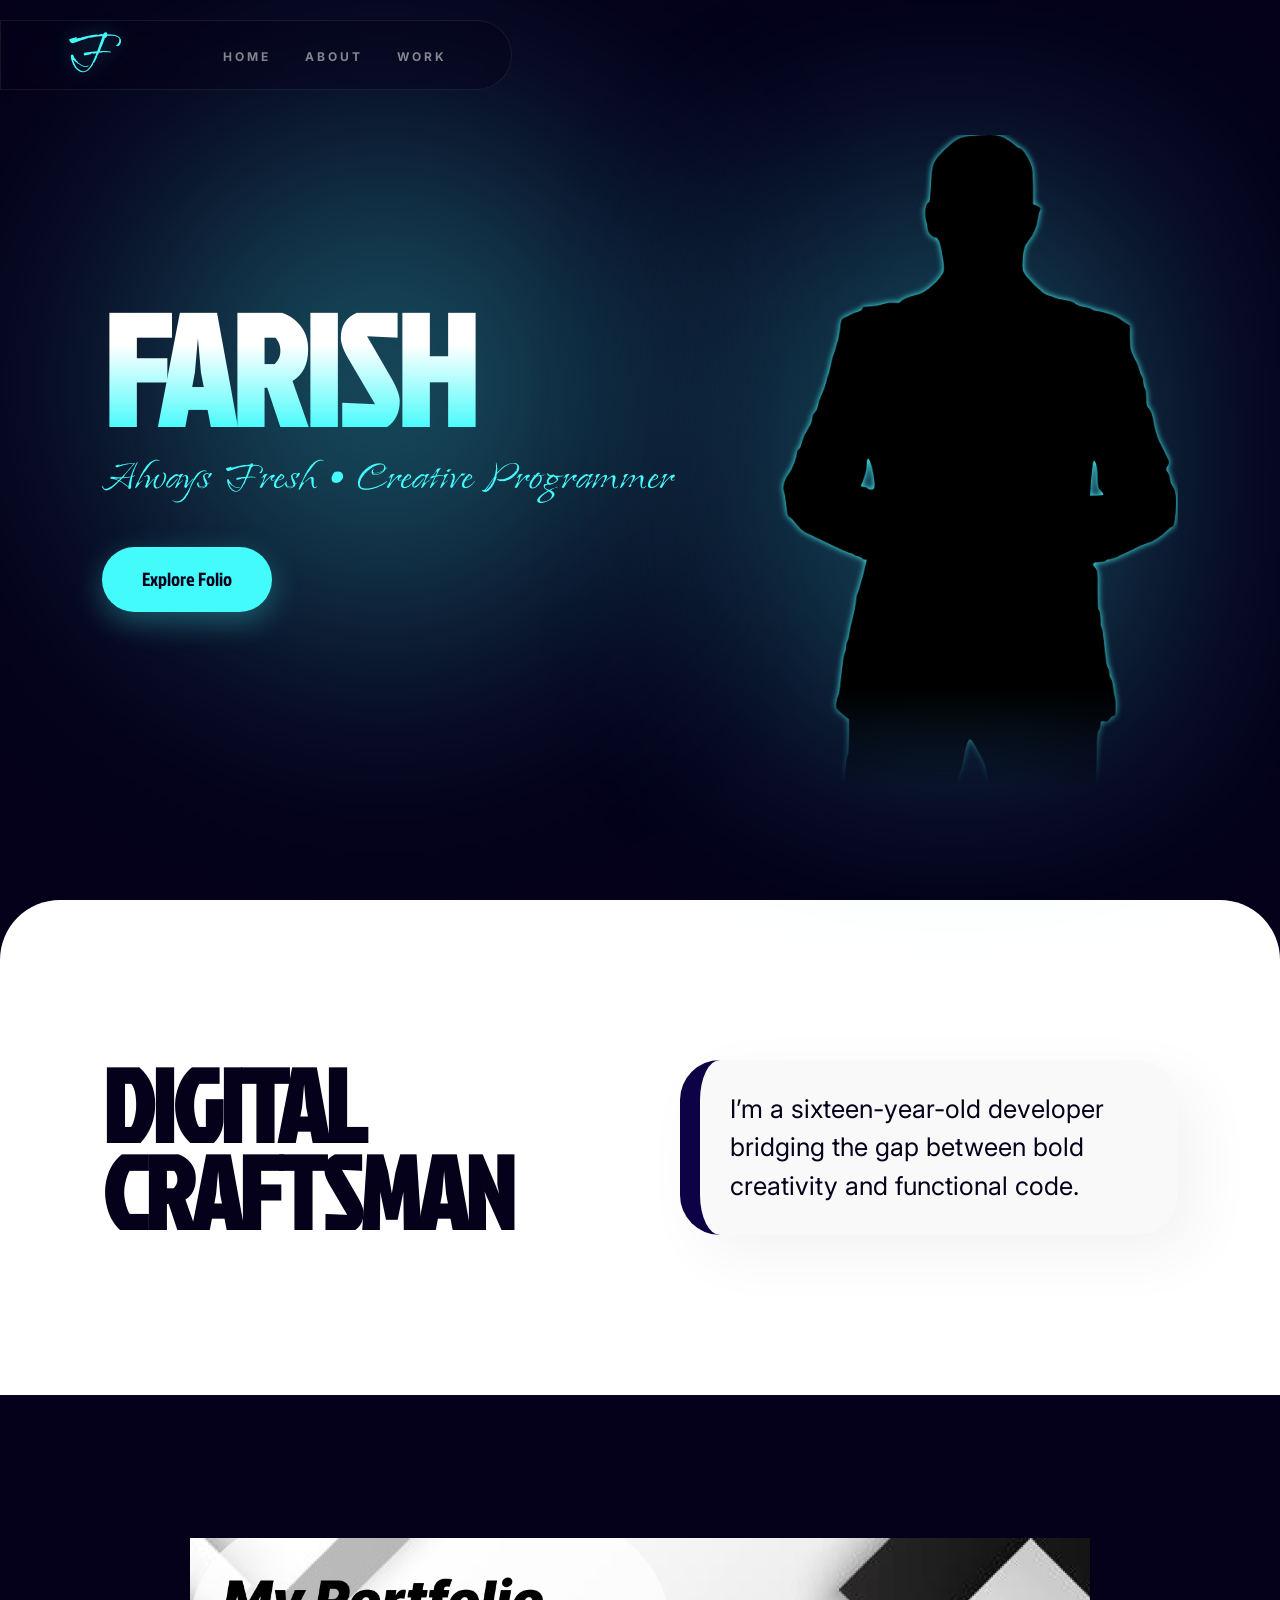
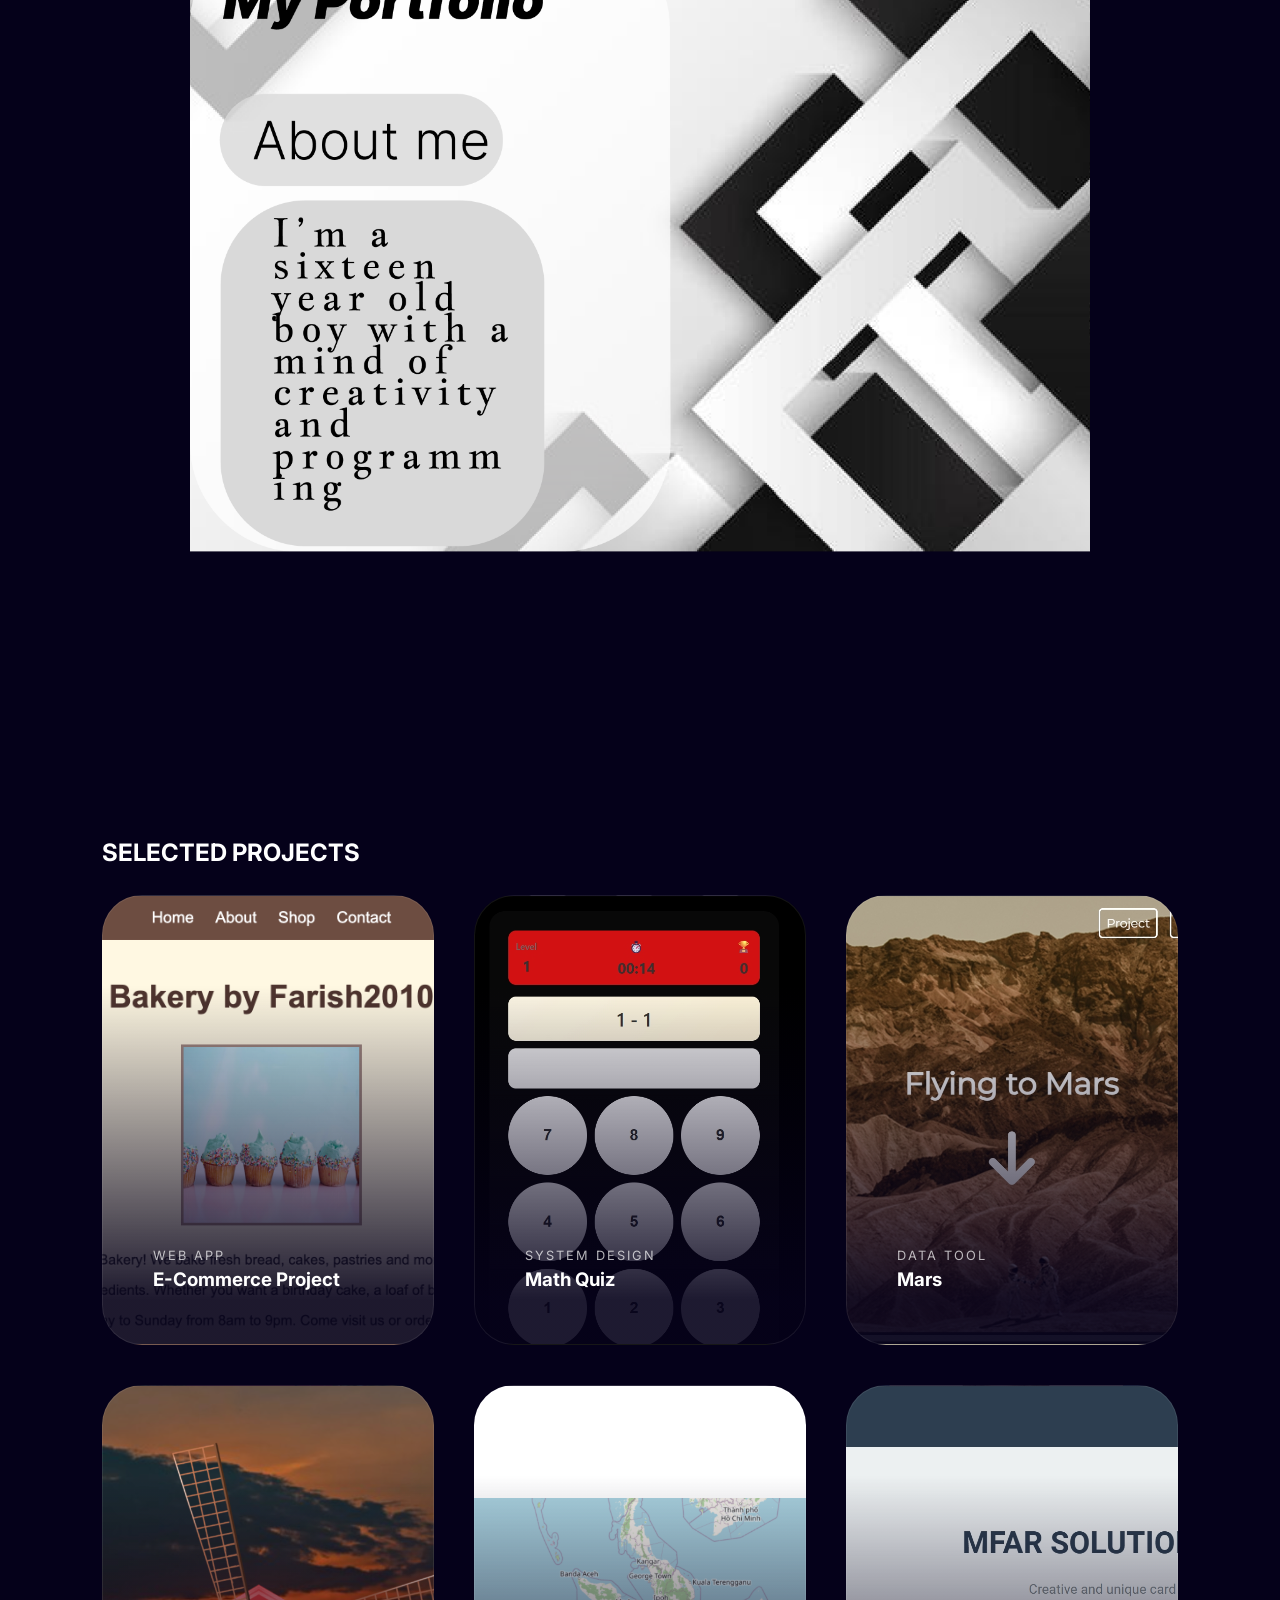
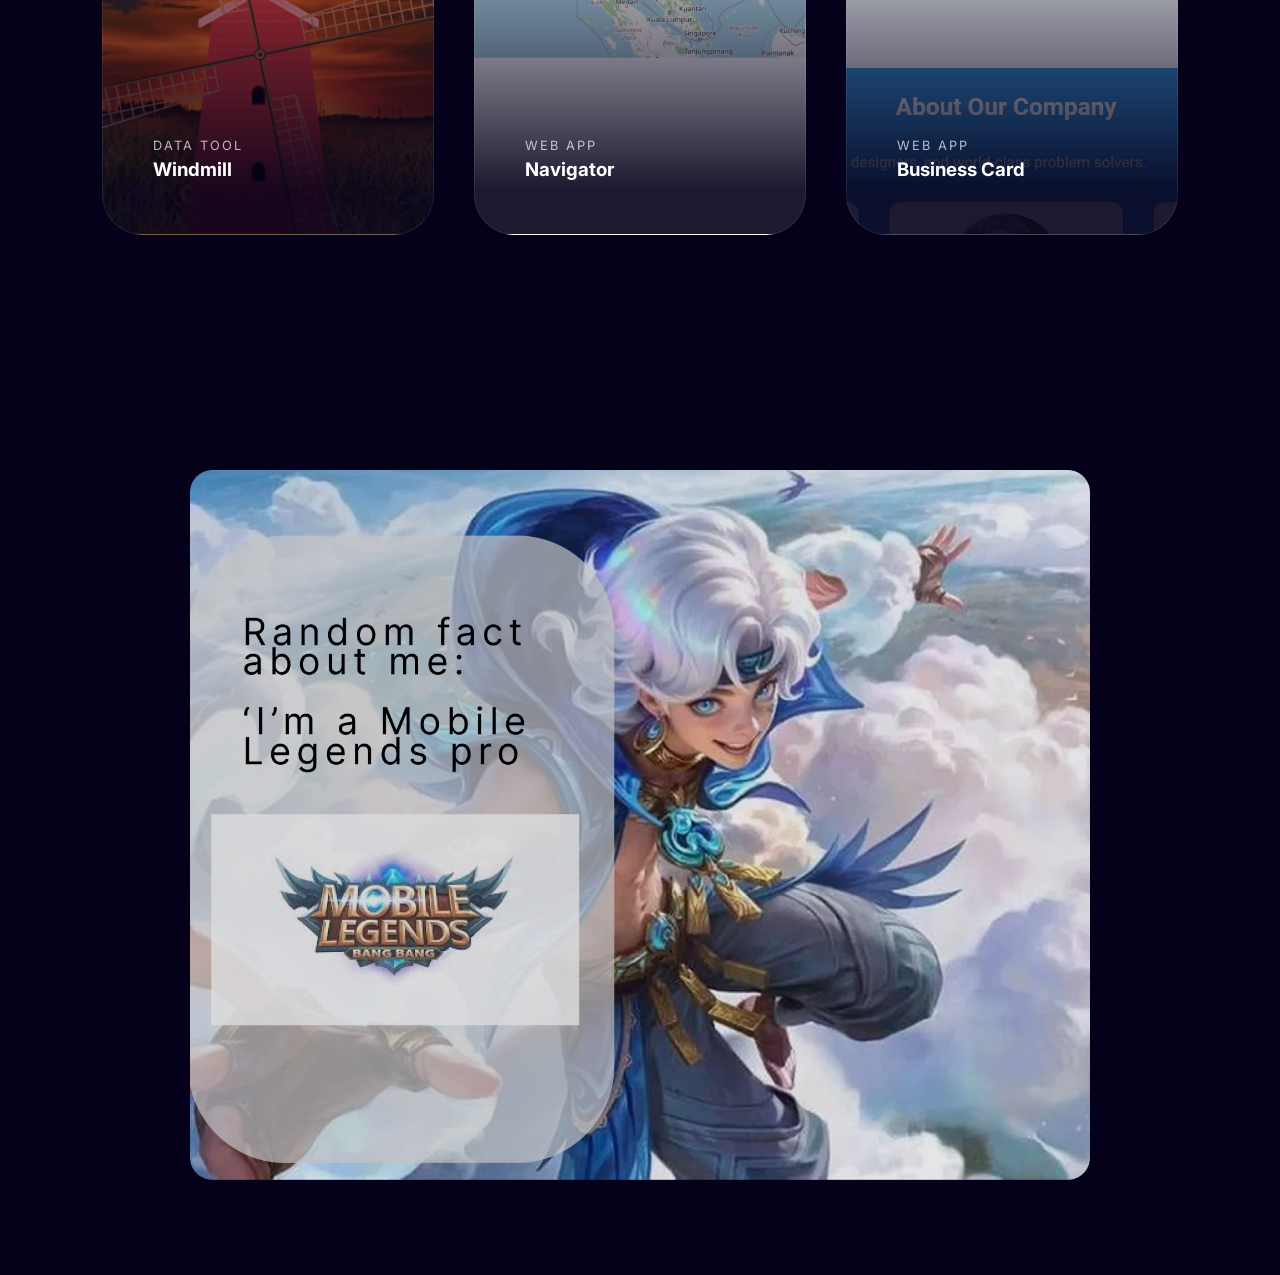
<file: farish/index.html>
<!DOCTYPE html>
<html lang="en">
<head>
    <meta charset="UTF-8">
    <meta name="viewport" content="width=device-width, initial-scale=1.0">
    <title>Farish | Creative Programmer</title>
    <link rel="stylesheet" href="static/style.css">
    <link href="https://fonts.googleapis.com/css2?family=Inter:wght@300;400;700;900&family=Island+Moments&family=Jockey+One&display=swap" rel="stylesheet">
</head>
<body>

    <div class="cursor-follower"></div>
    <div class="blob"></div>

    <header>
        <a href="#" class="logo">F</a>
        <nav>
            <a href="#home" class="nav-link">Home</a>
            <a href="#about" class="nav-link">About</a>
            <a href="#projects" class="nav-link">Work</a>
        </nav>
    </header>

    <section class="hero" id="home">
        <div class="hero-content">
            <h1 class="reveal-text">FARISH</h1>
            <p>Always Fresh • Creative Programmer</p>
            <a href="#projects" class="btn-folio">Explore Folio</a>
        </div>
        
        <div class="hero-image-container">
            <img src="assets/profile.jpeg" alt="Profile" class="img-profile">
            <img src="assets/silhouette.png" alt="Silhouette" class="img-silhouette">
            <div class="hover-hint">Hover to Reveal</div>
        </div>
    </section>

    <section class="about" id="about">
        <div class="about-container">
            <h2 class="about-title">DIGITAL<br>CRAFTSMAN</h2>
            <div class="about-card">
                <p>I’m a sixteen-year-old developer bridging the gap between <span class="highlight">bold creativity</span> and <span class="highlight">functional code</span>.</p>
            </div>
        </div>
    </section>

    <div class="img-break">
        <img src="assets/intro.png" alt="Intro Visual" class="scroll-zoom">
    </div>

    <section class="projects" id="projects">
        <h2 class="section-header">SELECTED PROJECTS</h2>
        <div class="grid" id="project-grid">
            <!-- Projects injected by script.js -->
        </div>
    </section>

    <div class="img-break">
        <img src="assets/fact.png" alt="Fact Image" class="scroll-reveal-img">
    </div>

    <script src="static/script.js"></script>
</body>
</html>
</file>
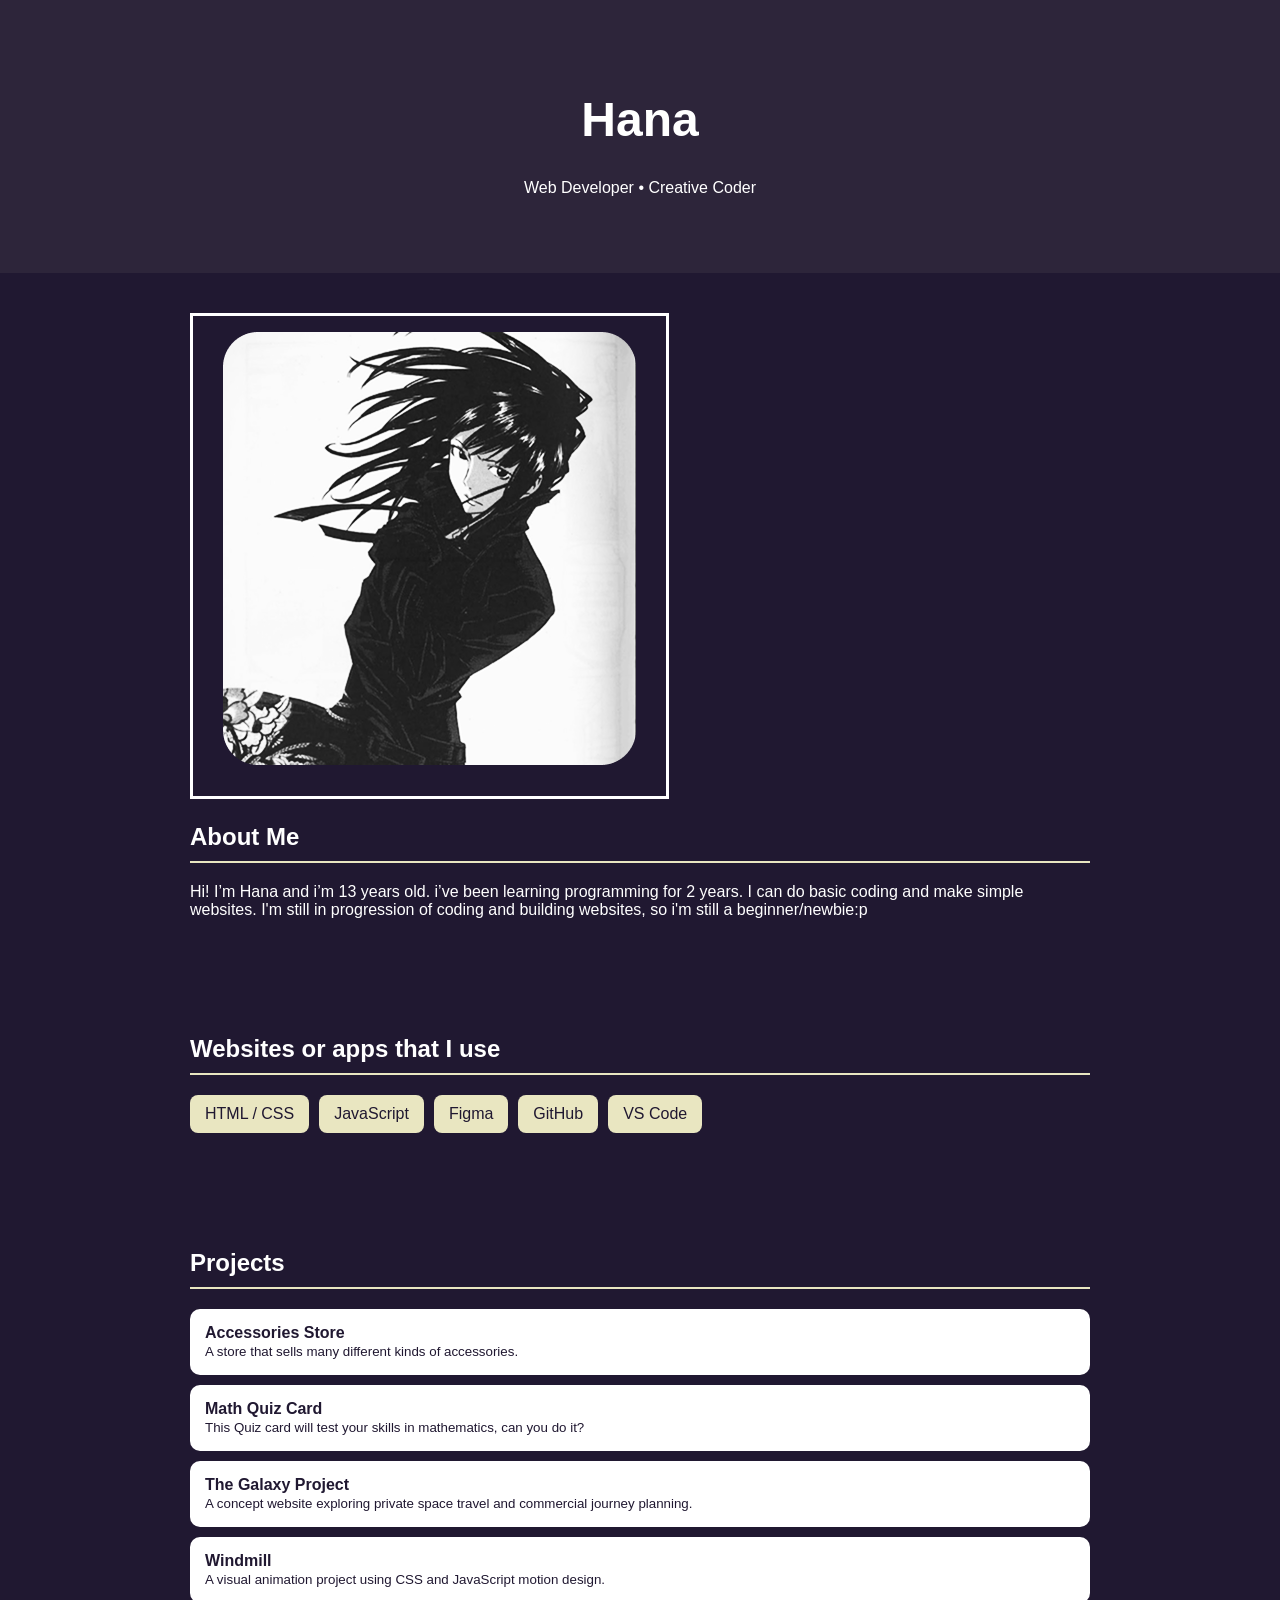
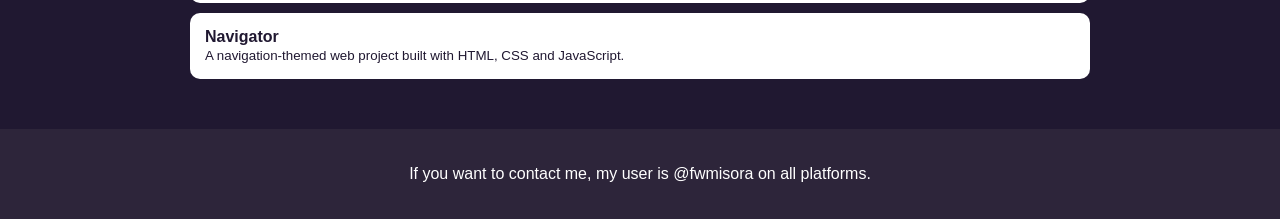
<file: hana/index.html>
<!DOCTYPE html>
<html lang="en">
<head>
  <meta charset="UTF-8">
  <title>Hana | Web Developer</title>
  <link rel="stylesheet" href="style.css">
</head>
<body>

<header class="hero">
  <h1>Hana</h1>
  <p>Web Developer • Creative Coder</p>
</header>

<section class="about">
    <img src="assets/profile.png" alt="">
  <h2>About Me</h2>
  <p>
    Hi! I’m Hana and i’m 13 years old.
i’ve been learning programming for
2 years. I can do basic coding and make simple
websites.

I'm still in progression of coding and building websites,
so i'm still a beginner/newbie:p
  </p>
</section>

<section class="skills">
  <h2>Websites or apps that I use</h2>
  <ul>
    <li>HTML / CSS</li>
    <li>JavaScript</li>
    <li>Figma</li>
    <li>GitHub</li>
    <li>VS Code</li>
  </ul>
</section>

<section class="projects">
  <h2>Projects</h2>
  <div id="project-list"></div>
</section>

<footer>
  <p>If you want to contact me, my user is @fwmisora on all platforms.</p>
</footer>

<script src="script.js"></script>
</body>
</html>
</file>
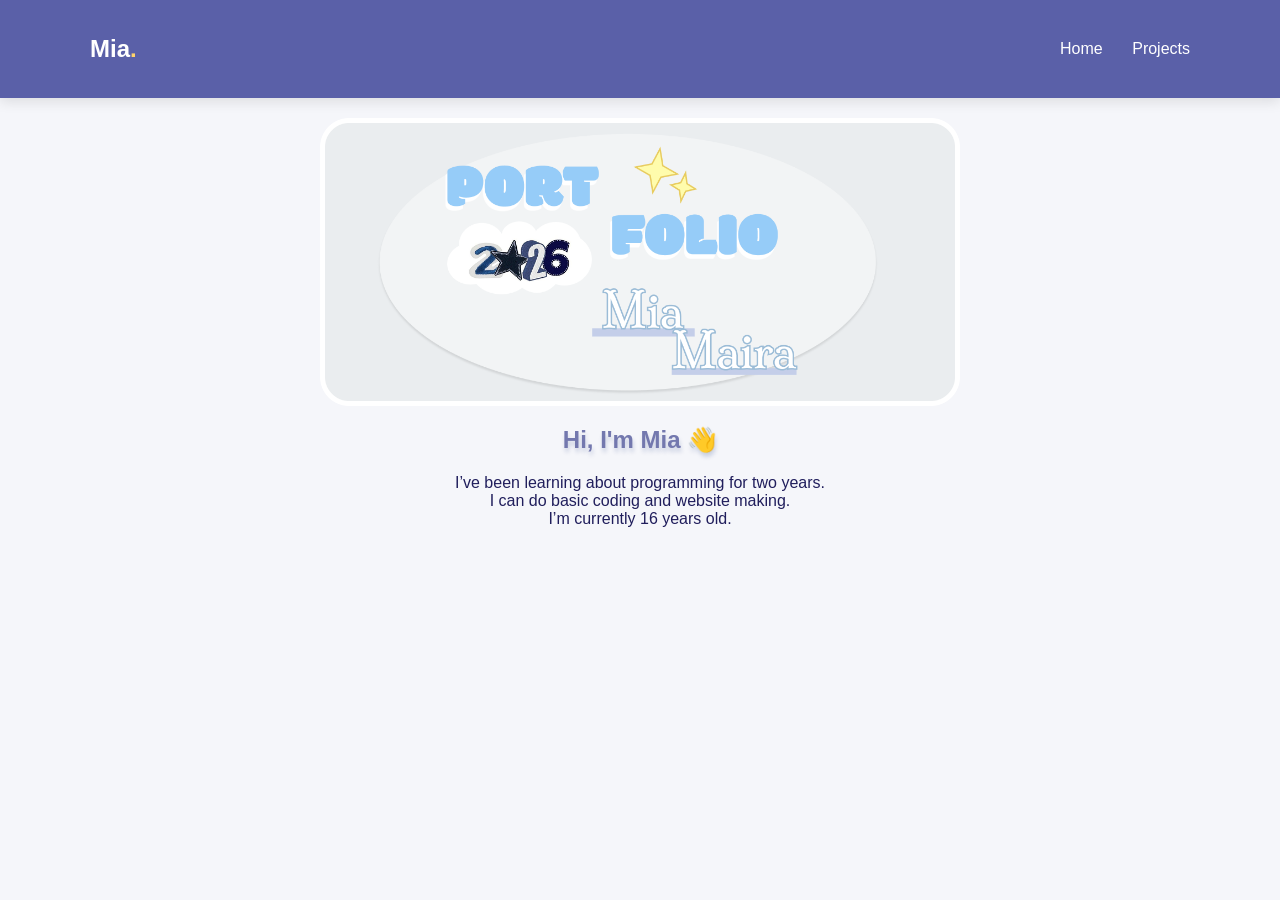
<file: mia/index.html>
<!DOCTYPE html>
<html lang="en">
<head>
  <meta charset="UTF-8">
  <title>My Portfolio</title>
  <link rel="stylesheet" href="style.css">

    <link rel="preconnect" href="https://fonts.googleapis.com">
    <link rel="preconnect" href="https://fonts.gstatic.com" crossorigin>

    <link href="https://fonts.googleapis.com/css2?family=Alfa+Slab+One&display=swap" rel="stylesheet">
    <link href="https://fonts.googleapis.com/css2?family=Inter:ital,opsz,wght@0,14..32,100..900;1,14..32,100..900&display=swap" rel="stylesheet">

</head>

<body style="height: 100dvh; overflow-y: hidden;">
<nav class="navbar">
  <div class="nav-container">
    <h1 class="logo">Mia<span>.</span></h1>
    <div class="nav-links">
      <a href="index.html">Home</a>
      <a href="projects.html">Projects</a>
    </div>
  </div>
</nav>

<section class="hero">
    <img src="assets/header.png" alt="">
  <h2>Hi, I'm Mia 👋</h2>
  <p>I’ve been learning about programming for two years.</p>
   <p> I can do basic coding and website making. </p>
    <p>I’m currently 16 years old.</p>
</section>

<section class="quotes-section">
  <div id="quote-box">
    <p id="quote-text"></p>
    <p id="quote-author"></p>
  </div>
</section>

<script src="script.js"></script>

</body>
</html>
</file>
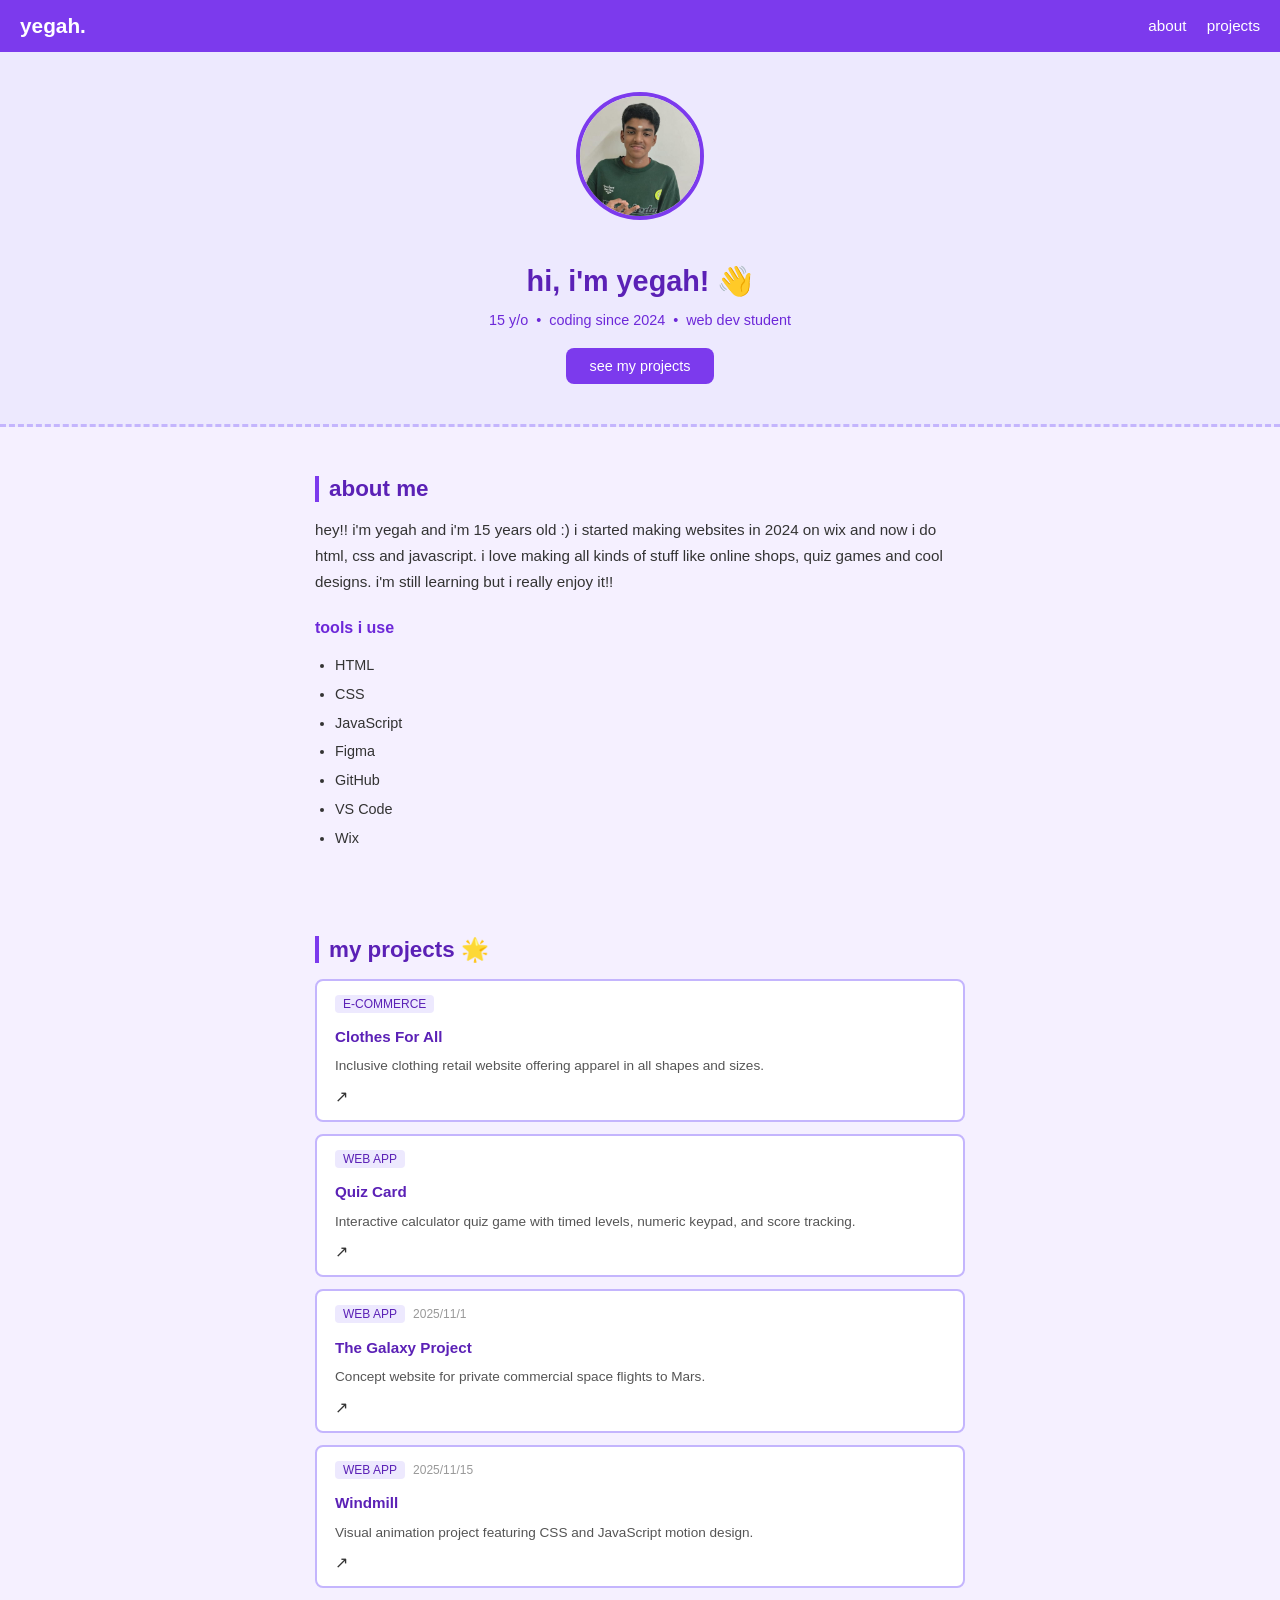
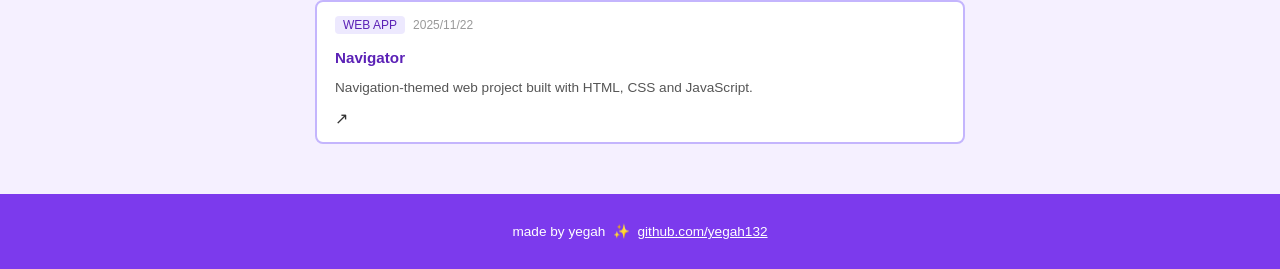
<file: Yegah/index.html>
<!DOCTYPE html>
<html lang="en">
<head>
    <meta charset="UTF-8">
    <meta name="viewport" content="width=device-width, initial-scale=1.0">
    <title>Yegah's Portfolio</title>
    <link rel="stylesheet" href="static/style.css">
</head>
<body>

<header>
    <span class="logo">yegah.</span>
    <nav>
        <a href="#about">about</a>
        <a href="#projects">projects</a>
    </nav>
</header>

<section class="hero" id="home">
    <img src="assets/profile.jpeg" alt="Yegah" class="profile-pic">
    <h1>hi, i'm yegah! &#128075;</h1>
    <p class="tagline">15 y/o &nbsp;&bull;&nbsp; coding since 2024 &nbsp;&bull;&nbsp; web dev student</p>
    <a href="#projects" class="btn">see my projects</a>
</section>

<section class="about" id="about">
    <h2>about me</h2>
    <p>
        hey!! i'm yegah and i'm 15 years old :)
        i started making websites in 2024 on wix and now i do html, css and javascript.
        i love making all kinds of stuff like online shops, quiz games and cool designs.
        i'm still learning but i really enjoy it!!
    </p>

    <h3>tools i use</h3>
    <ul class="skills">
        <li>HTML</li>
        <li>CSS</li>
        <li>JavaScript</li>
        <li>Figma</li>
        <li>GitHub</li>
        <li>VS Code</li>
        <li>Wix</li>
    </ul>
</section>

<section class="projects" id="projects">
    <h2>my projects &#127775;</h2>
    <div id="project-grid"></div>
</section>

<footer>
    <p>made by yegah &nbsp;&#10024;&nbsp; <a href="https://github.com/yegah132" target="_blank">github.com/yegah132</a></p>
</footer>

<script src="static/script.js"></script>
</body>
</html>
</file>
<file: farish/static/style.css>
/* 
   --- DESIGN SYSTEM --- 
   Theme: Neon Cyber-Elegance
*/
:root {
    /* Colors */
    --bg-dark: #05011a;
    --primary: #0D0245;
    --accent: #44FBFB;
    --accent-glow: rgba(68, 251, 251, 0.4);
    --text-dark: #05011a;
    --white: #ffffff;
    --glass: rgba(255, 255, 255, 0.03);
    --nav-bg: rgba(5, 1, 26, 0.4);

    /* Animation & Spacing */
    --transition: all 0.6s cubic-bezier(0.23, 1, 0.32, 1);
    --border-radius-lg: 60px;
    --border-radius-md: 40px;
    --border-radius-pill: 100px;
}

/* --- Base & Reset --- */
*, *::before, *::after { 
    margin: 0; 
    padding: 0; 
    box-sizing: border-box; 
}

html { 
    scroll-behavior: smooth; 
    font-size: 16px; 
}

body {
    background-color: var(--bg-dark);
    color: var(--white);
    font-family: 'Inter', sans-serif;
    overflow-x: hidden;
    line-height: 1.5;
    -webkit-font-smoothing: antialiased;
}

/* --- Reusable Components --- */
.btn-folio {
    display: inline-block;
    padding: 18px 40px;
    background: var(--accent);
    color: var(--bg-dark);
    font-family: 'Jockey One', sans-serif;
    font-size: 1.2rem;
    text-decoration: none;
    border-radius: var(--border-radius-pill);
    transition: var(--transition);
    box-shadow: 0 10px 30px rgba(68, 251, 251, 0.3);
}

.btn-folio:hover {
    transform: translateY(-5px);
    background: var(--white);
    box-shadow: 0 15px 40px rgba(68, 251, 251, 0.5);
}

/* --- Layout Background --- */
.blob {
    position: fixed;
    inset: 0;
    width: 60vw;
    height: 60vw;
    background: radial-gradient(circle, var(--accent-glow) 0%, transparent 70%);
    z-index: -1;
    filter: blur(100px);
    animation: float 20s infinite alternate linear;
    pointer-events: none;
}

@keyframes float {
    from { transform: translate(-15%, -15%) rotate(0deg); }
    to { transform: translate(15%, 15%) rotate(15deg); }
}

/* --- Navigation --- */
header {
    position: fixed;
    top: 20px;
    width: 40%;
    height: 70px;
    display: flex;
    justify-content: space-between;
    align-items: center;
    padding: 0 5%;
    z-index: 1000;
    background: var(--nav-bg);
    backdrop-filter: blur(12px);
    -webkit-backdrop-filter: blur(12px);
    border: 1px solid rgba(255, 255, 255, 0.08);
    border-radius: 0 var(--border-radius-pill) var(--border-radius-pill) 0;
}

.logo { 
    font-family: 'Island Moments', cursive; 
    font-size: 4.5rem; 
    color: var(--accent); 
    text-decoration: none;
    text-shadow: 0 0 20px var(--accent-glow);
}

nav a {
    text-decoration: none; 
    color: rgba(255, 255, 255, 0.5);
    text-transform: uppercase; 
    letter-spacing: 3px; 
    font-size: 0.75rem;
    font-weight: 700;
    margin-left: 30px; 
    transition: var(--transition);
}

nav a:hover { 
    color: var(--accent); 
    text-shadow: 0 0 10px var(--accent); 
}

/* --- Hero Section --- */
.hero {
    height: 100vh;
    display: flex;
    align-items: center;
    justify-content: space-between;
    padding: 80px 8% 60px;
}

.hero-content h1 {
    font-family: 'Jockey One', sans-serif; 
    font-size: clamp(5rem, 12vw, 11rem);
    line-height: 0.8; 
    background: linear-gradient(180deg, var(--white) 30%, var(--accent) 100%);
    -webkit-background-clip: text; 
    -webkit-text-fill-color: transparent;
    letter-spacing: -2px;
}

.hero-content p {
    font-family: 'Island Moments', cursive;
    font-size: clamp(2rem, 4vw, 3.5rem);
    color: var(--accent);
    margin: 10px 0 30px;
}

/* --- Image Reveal Engine --- */
.hero-image-container {
    position: relative; 
    width: 450px; 
    height: 650px;
    display: flex;
    align-items: center;
    justify-content: center;
}

.hero-image-container::before {
    content: '';
    position: absolute;
    width: 80%;
    height: 80%;
    background: var(--accent);
    filter: blur(120px);
    opacity: 0.3;
    transition: var(--transition);
}

.hero-image-container:hover::before {
    opacity: 0.6;
    transform: scale(1.1);
    background: var(--white);
}

.hero-image-container img {
    position: absolute; 
    width: 100%; 
    height: 100%;
    object-fit: contain; 
    transition: var(--transition);
    -webkit-mask-image: linear-gradient(to bottom, black 85%, transparent 100%);
    mask-image: linear-gradient(to bottom, black 85%, transparent 100%);
}

.img-silhouette {
    filter: drop-shadow(0 0 3px var(--accent)) brightness(1.1);
    z-index: 2;
}

.img-profile { 
    opacity: 0; 
    transform: scale(0.95) translateY(30px); 
    z-index: 3;
}

.hero-image-container:hover .img-profile { opacity: 1; transform: scale(1) translateY(0); }
.hero-image-container:hover .img-silhouette { opacity: 0; transform: scale(1.1); }

/* --- About Section (White Contrast) --- */
.about { 
    background: var(--white); 
    color: var(--text-dark); 
    padding: 160px 8%; 
    border-radius: var(--border-radius-lg) var(--border-radius-lg) 0 0;
}

.about-container { 
    display: grid; 
    grid-template-columns: repeat(auto-fit, minmax(300px, 1fr)); 
    gap: 80px; 
    align-items: center; 
}

.about-title { 
    font-size: clamp(3.5rem, 8vw, 7.5rem); 
    font-family: 'Jockey One', sans-serif; 
    line-height: 0.85; 
    letter-spacing: -3px;
}

.about-card { 
    background: #f9f9f9; 
    padding: clamp(30px, 5%, 60px); 
    border-radius: var(--border-radius-md);
    font-size: clamp(1.2rem, 2vw, 2rem); 
    border-left: 20px solid var(--primary);
    box-shadow: 20px 20px 60px rgba(0,0,0,0.05);
}

/* --- Project Grid --- */
.projects { 
    padding: 140px 8%; 
    display: flex;
    flex-direction: column;
    gap: 24px;
}

.grid { 
    display: grid; 
    grid-template-columns: repeat(auto-fit, minmax(320px, 1fr)); 
    gap: 40px; 
}

.project-card {
    background: var(--glass); 
    border: 1px solid rgba(255, 255, 255, 0.08);
    border-radius: var(--border-radius-md); 
    padding: 50px; 
    min-height: 450px;
    display: flex;
    flex-direction: column;
    justify-content: flex-end;
    text-decoration: none;
    color: var(--white); 
    transition: var(--transition);
    position: relative;
    overflow: hidden;
}

.project-card:hover { 
    background: var(--accent); 
    color: var(--accent); 
    transform: translateY(-15px);
    box-shadow: 0 30px 60px rgba(68, 251, 251, 0.2);
}

/* --- Mobile Adaptations --- */
@media (max-width: 900px) {
    header { top: 10px; width: 95%; }
    
    .hero { 
        flex-direction: column; 
        text-align: center; 
        padding-top: 160px;
    }
    
    .hero-image-container { 
        width: 100%; 
        height: 450px; 
        margin-top: 40px; 
    }
    
    .about-container { gap: 40px; }
}

.img-break {
    height: 100vh;
    width: 100%;       /* Ensure container spans full width */
    display: flex;
    justify-content: center;
    align-items: center; /* Vertically center the image */
    overflow: hidden;    /* Prevents scrollbars if the ratio overflows */
}

.img-break img {
    max-height: 100%;    /* Prevents the image from taller than the screen */
    max-width: 100%;     /* Prevents the image from wider than the screen */
    width: auto;         /* Allows aspect-ratio to dictate width */
    height: auto;        /* Allows aspect-ratio to dictate height */
    aspect-ratio: 1 / 1; 
    object-fit: contain; /* Ensures the image doesn't distort */
}
</file>
<file: hana/style.css>
body {
  margin: 0;
  font-family: Arial, sans-serif;
  background: #201831;
  color: #fff;
}

.hero {
  text-align: center;
  padding: 60px 20px;
  background: #2d253a;
}

.hero h1 {
  font-size: 3rem;
}

section {
  padding: 40px 20px;
  max-width: 900px;
  margin: auto;
}

h2 {
  border-bottom: 2px solid #e9e6c1;
  padding-bottom: 10px;
}

.skills ul {
  display: flex;
  flex-wrap: wrap;
  gap: 10px;
  list-style: none;
  padding: 0;
}

.skills li {
  background: #e9e6c1;
  color: #201831;
  padding: 10px 15px;
  border-radius: 8px;
}

.projects a {
  display: block;
  background: #fff;
  color: #201831;
  padding: 15px;
  margin: 10px 0;
  text-decoration: none;
  border-radius: 10px;
  transition: 0.2s;
}

.projects a:hover {
  transform: scale(1.02);
}

footer {
  text-align: center;
  padding: 20px;
  background: #2d253a;
}

.project-item {
  display: block;
  background: #fff;
  color: #201831;
  padding: 15px;
  margin: 15px 0;
  text-decoration: none;
  border-radius: 10px;

  opacity: 0;
  transform: translateY(40px);
  transition: all 0.6s ease;
}

.project-item.show {
  opacity: 1;
  transform: translateY(0);
}
</file>
<file: mia/style.css>
body {
  font-family: Arial, sans-serif;
  margin: 0;
  background: #f5f6fa;
}

body {
  margin: 0;
  font-family: 'Segoe UI', Tahoma, Geneva, Verdana, sans-serif;
}

/* Navbar */
.navbar {
  background: #5a60a8;
  box-shadow: 0 4px 12px rgba(0, 0, 0, 0.1);
}

/* Container for alignment */
.nav-container {
  max-width: 1100px;
  margin: 0 auto;
  padding: 15px 25px;
  display: flex;
  justify-content: space-between;
  align-items: center;
}

/* Logo */
.logo {
  font-size: 1.5rem;
  font-weight: 600;
  color: white;
}

.logo span {
  color: #ffd369;
}

/* Links */
.nav-links a {
  color: white;
  margin-left: 25px;
  text-decoration: none;
  font-weight: 500;
  position: relative;
  transition: 0.3s;
}

/* Hover underline animation */
.nav-links a::after {
  content: '';
  position: absolute;
  width: 0%;
  height: 2px;
  bottom: -5px;
  left: 0;
  background-color: #ffd369;
  transition: width 0.3s ease;
}

.nav-links a:hover {
  color: #ffd369;
}

.nav-links a:hover::after {
  width: 100%;
}

.projects {
  padding: 40px;
}

#project-list {
  display: grid;
  grid-template-columns: repeat(auto-fit, minmax(250px, 1fr));
  gap: 20px;
}

#project-list {
  display: flex;
  flex-wrap: wrap;
  gap: 30px;
  justify-content: center;
}

/* Card Container */
.card {
  width: 340px;
  background: #ffffff;
  border-radius: 20px;
  overflow: hidden;
  box-shadow: 0 8px 20px rgba(0,0,0,0.08);
  transition: transform 0.3s ease, box-shadow 0.3s ease;
}

/* Hover Effect */
.card:hover {
  transform: translateY(-8px);
  box-shadow: 0 16px 35px rgba(0,0,0,0.12);
}

/* Image */
.card img {
  width: 100%;
  height: 200px;
  object-fit: cover;
}

/* Content */
.card-content {
  padding: 20px;
  text-align: left;
}

/* Title */
.card h3 {
  font-size: 22px;
  color: #2f3070;
  margin-bottom: 8px;
}

/* Date */
.card .date {
  font-size: 14px;
  color: #888;
  margin-bottom: 12px;
}

/* Description */
.card p {
  font-size: 15px;
  color: #444;
  line-height: 1.6;
}

/* Button */
.card a {
  display: inline-block;
  margin-top: 15px;
  padding: 10px 16px;
  background: #414292;
  color: #fff;
  border-radius: 25px;
  text-decoration: none;
  font-size: 14px;
  transition: background 0.3s;
}

.card a:hover {
  background: #2f3070;
}

.quotes-section {
  display: flex;
  justify-content: center;
  align-items: center;
  padding: 0 20px;
  font-family: 'Inter', sans-serif;
}

#quote-box {
  max-width: 600px;
  text-align: center;
}

#quote-text,
#quote-author {
  opacity: 0;
  transform: translateY(10px);
  transition: all 0.4s ease;
}

#quote-text.show,
#quote-author.show {
  opacity: 1;
  transform: translateY(0);
}

#quote-text {
  font-size: 16px;
  margin-bottom: 10px;
}

#quote-author {
  font-size: 12px;
  font-weight: bold;
  color: #555;
}

.hero {
    display: flex;
    flex-direction: column;
    align-items: center;
    justify-content: center;
    padding-top: 20px;
}

.hero img {
    width: 50%;
    display: flex;
    align-items: center;
}

.hero h2 {
    color: rgba(115, 120, 174, 1);
    text-shadow: 1px 4px 4px rgba(0, 40, 115, 0.18);

}

.hero p {
    color: rgba(32, 30, 92, 1);
    margin: 0 auto;
}
</file>
<file: Yegah/static/style.css>
body {
    font-family: Arial, sans-serif;
    background-color: #f5f0ff;
    color: #333;
    margin: 0;
    padding: 0;
}

header {
    background-color: #7c3aed;
    padding: 14px 20px;
    display: flex;
    justify-content: space-between;
    align-items: center;
}

.logo {
    font-size: 1.3rem;
    font-weight: bold;
    color: white;
}

nav a {
    color: white;
    text-decoration: none;
    margin-left: 16px;
    font-size: 0.95rem;
}

nav a:hover {
    text-decoration: underline;
}

.hero {
    text-align: center;
    padding: 40px 20px;
    background-color: #ede9fe;
    border-bottom: 3px dashed #c4b5fd;
}

.profile-pic {
    width: 120px;
    height: 120px;
    border-radius: 50%;
    object-fit: cover;
    border: 4px solid #7c3aed;
    margin-bottom: 16px;
}

.hero h1 {
    font-size: 1.8rem;
    color: #5b21b6;
    margin-bottom: 8px;
}

.tagline {
    color: #6d28d9;
    font-size: 0.9rem;
    margin-bottom: 20px;
}

.btn {
    display: inline-block;
    background-color: #7c3aed;
    color: white;
    text-decoration: none;
    padding: 10px 24px;
    border-radius: 8px;
    font-size: 0.9rem;
}

.btn:hover {
    background-color: #6d28d9;
}

.about {
    padding: 30px 24px;
    max-width: 650px;
    margin: 0 auto;
}

.about h2 {
    color: #5b21b6;
    font-size: 1.4rem;
    margin-bottom: 12px;
    border-left: 4px solid #7c3aed;
    padding-left: 10px;
}

.about p {
    line-height: 1.7;
    font-size: 0.95rem;
    margin-bottom: 24px;
}

.about h3 {
    color: #6d28d9;
    font-size: 1rem;
    margin-bottom: 10px;
}

.skills {
    list-style: disc;
    padding-left: 20px;
    font-size: 0.9rem;
    line-height: 2;
}

.projects {
    padding: 20px 24px 50px;
    max-width: 650px;
    margin: 0 auto;
}

.projects h2 {
    color: #5b21b6;
    font-size: 1.4rem;
    margin-bottom: 16px;
    border-left: 4px solid #7c3aed;
    padding-left: 10px;
}

#project-grid {
    display: flex;
    flex-direction: column;
    gap: 12px;
}

.project-card {
    display: block;
    background-color: white;
    border: 2px solid #c4b5fd;
    border-radius: 8px;
    padding: 14px 18px;
    text-decoration: none;
    color: #333;
}

.project-card:hover {
    background-color: #f5f0ff;
}

.card-meta {
    display: flex;
    gap: 8px;
    margin-bottom: 4px;
    align-items: center;
}

.card-category {
    font-size: 0.75rem;
    background-color: #ede9fe;
    color: #5b21b6;
    padding: 2px 8px;
    border-radius: 4px;
}

.card-date {
    font-size: 0.75rem;
    color: #999;
}

.card-title {
    font-size: 0.95rem;
    font-weight: bold;
    margin-bottom: 4px;
    color: #5b21b6;
}

.card-desc {
    font-size: 0.85rem;
    color: #555;
}

footer {
    text-align: center;
    background-color: #7c3aed;
    color: white;
    padding: 16px 20px;
    font-size: 0.85rem;
}

footer a {
    color: white;
}
</file>
